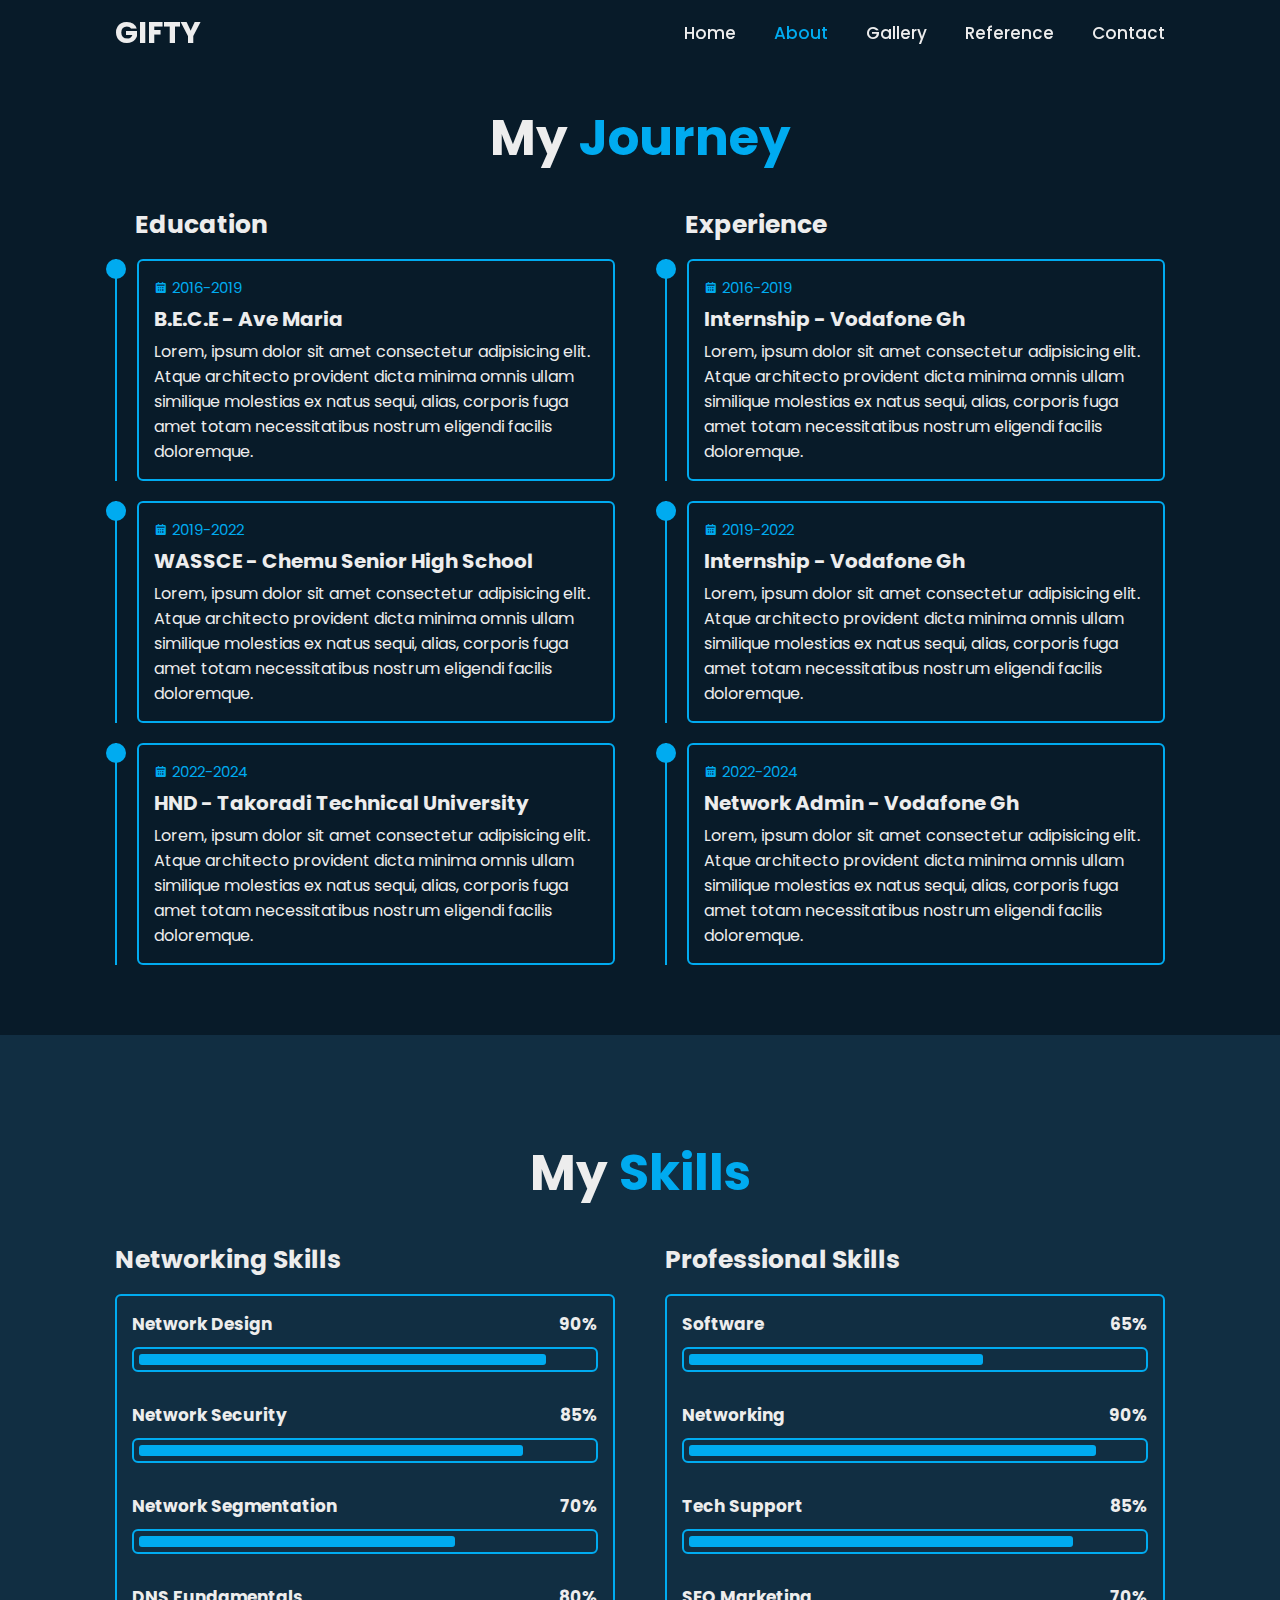
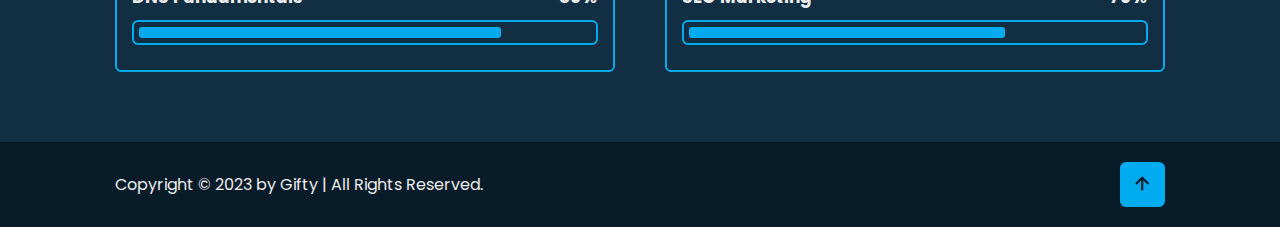
<file: about.html>
<!DOCTYPE html>
<html lang="en">
<head>
    <meta charset="UTF-8">
    <meta name="viewport" content="width=device-width, initial-scale=1.0">
    <title>About Me</title>
    <link rel="stylesheet" href="style.css">
    <link href='https://unpkg.com/boxicons@2.1.4/css/boxicons.min.css' rel='stylesheet'>
</head>
<body>
    <header class="header">
        <a href="index.html" class="logo">Gifty</a>

        <div class="bx bx-menu" id="menu-icon"></div>

        <nav class="navbar">
            <a href="index.html">Home</a>
            <a href="about.html" class="active">About</a>
            <a href="gallery.html">Gallery</a>
            <a href="reference.html">Reference</a>
            <a href="contact.html">Contact</a>

            <span class="active-nav"></span>
        </nav>
    </header>

    <section class="education">
        <h2 class="heading">My <span>Journey</span></h2>

        <div class="education-row">
            <div class="education-column">
                <h3 class="title">Education</h3>

                <div class="education-box">
                    <div class="education-content">
                        <div class="content">
                            <div class="year"><i class="bx bxs-calendar"></i>2016-2019</div>
                            <h3>B.E.C.E - Ave Maria</h3>
                            <p>
                                Lorem, ipsum dolor sit amet consectetur adipisicing elit. 
                                Atque architecto provident dicta minima omnis ullam similique 
                                molestias ex natus sequi, alias, corporis fuga amet totam 
                                necessitatibus nostrum eligendi facilis doloremque.
                            </p>
                        </div>
                    </div>
                </div>

                <div class="education-box">
                    <div class="education-content">
                        <div class="content">
                            <div class="year"><i class="bx bxs-calendar"></i>2019-2022</div>
                            <h3>WASSCE - Chemu Senior High School</h3>
                            <p>
                                Lorem, ipsum dolor sit amet consectetur adipisicing elit. 
                                Atque architecto provident dicta minima omnis ullam similique 
                                molestias ex natus sequi, alias, corporis fuga amet totam 
                                necessitatibus nostrum eligendi facilis doloremque.
                            </p>
                        </div>
                    </div>
                </div>

                <div class="education-box">
                    <div class="education-content">
                        <div class="content">
                            <div class="year"><i class="bx bxs-calendar"></i>2022-2024</div>
                            <h3>HND - Takoradi Technical University</h3>
                            <p>
                                Lorem, ipsum dolor sit amet consectetur adipisicing elit. 
                                Atque architecto provident dicta minima omnis ullam similique 
                                molestias ex natus sequi, alias, corporis fuga amet totam 
                                necessitatibus nostrum eligendi facilis doloremque.
                            </p>
                        </div>
                    </div>
                </div>
            </div>

            <div class="education-column">
                <h3 class="title">Experience</h3>

                <div class="education-box">
                    <div class="education-content">
                        <div class="content">
                            <div class="year"><i class="bx bxs-calendar"></i>2016-2019</div>
                            <h3>Internship - Vodafone Gh</h3>
                            <p>
                                Lorem, ipsum dolor sit amet consectetur adipisicing elit. 
                                Atque architecto provident dicta minima omnis ullam similique 
                                molestias ex natus sequi, alias, corporis fuga amet totam 
                                necessitatibus nostrum eligendi facilis doloremque.
                            </p>
                        </div>
                    </div>
                </div>

                <div class="education-box">
                    <div class="education-content">
                        <div class="content">
                            <div class="year"><i class="bx bxs-calendar"></i>2019-2022</div>
                            <h3>Internship - Vodafone Gh</h3>
                            <p>
                                Lorem, ipsum dolor sit amet consectetur adipisicing elit. 
                                Atque architecto provident dicta minima omnis ullam similique 
                                molestias ex natus sequi, alias, corporis fuga amet totam 
                                necessitatibus nostrum eligendi facilis doloremque.
                            </p>
                        </div>
                    </div>
                </div>

                <div class="education-box">
                    <div class="education-content">
                        <div class="content">
                            <div class="year"><i class="bx bxs-calendar"></i>2022-2024</div>
                            <h3>Network Admin - Vodafone Gh</h3>
                            <p>
                                Lorem, ipsum dolor sit amet consectetur adipisicing elit. 
                                Atque architecto provident dicta minima omnis ullam similique 
                                molestias ex natus sequi, alias, corporis fuga amet totam 
                                necessitatibus nostrum eligendi facilis doloremque.
                            </p>
                        </div>
                    </div>
                </div>

            </div>
        </div>
    </section>

    <section class="skills">
        <h2 class="heading">My <span>Skills</span></h2>

        <div class="skills-row">
            <div class="skills-column">
                <h3 class="title">Networking Skills</h3>

                <div class="skills-box">
                    <div class="skills-content">
                        <div class="progress">
                            <h3>Network Design <span>90%</span></h3>
                            <div class="bar"><span></span></div>
                        </div>

                        <div class="progress">
                            <h3>Network Security <span>85%</span></h3>
                            <div class="bar"><span></span></div>
                        </div>

                        <div class="progress">
                            <h3>Network Segmentation <span>70%</span></h3>
                            <div class="bar"><span></span></div>
                        </div>

                        <div class="progress">
                            <h3>DNS Fundamentals <span>80%</span></h3>
                            <div class="bar"><span></span></div>
                        </div>
                    </div>
                </div>
            </div>

            <div class="skills-column">
                <h3 class="title">Professional Skills</h3>

                <div class="skills-box">
                    <div class="skills-content">
                        <div class="progress">
                            <h3>Software<span>65%</span></h3>
                            <div class="bar"><span></span></div>
                        </div>

                        <div class="progress">
                            <h3>Networking<span>90%</span></h3>
                            <div class="bar"><span></span></div>
                        </div>

                        <div class="progress">
                            <h3>Tech Support<span>85%</span></h3>
                            <div class="bar"><span></span></div>
                        </div>

                        <div class="progress">
                            <h3>SEO Marketing<span>70%</span></h3>
                            <div class="bar"><span></span></div>
                        </div>
                    </div>
                </div>
            </div>

        </div>
    </section>

    <footer class="footer default">
        <div class="footer-text">
            <p>Copyright &copy; 2023 by Gifty | All Rights Reserved.</p>
        </div>

        <div class="footer-iconTop">
            <a href="#"><i class="bx bx-up-arrow-alt"></i></a>
        </div>
    </footer>


    <script src="index.js"></script>
</body>
</html>
</file>
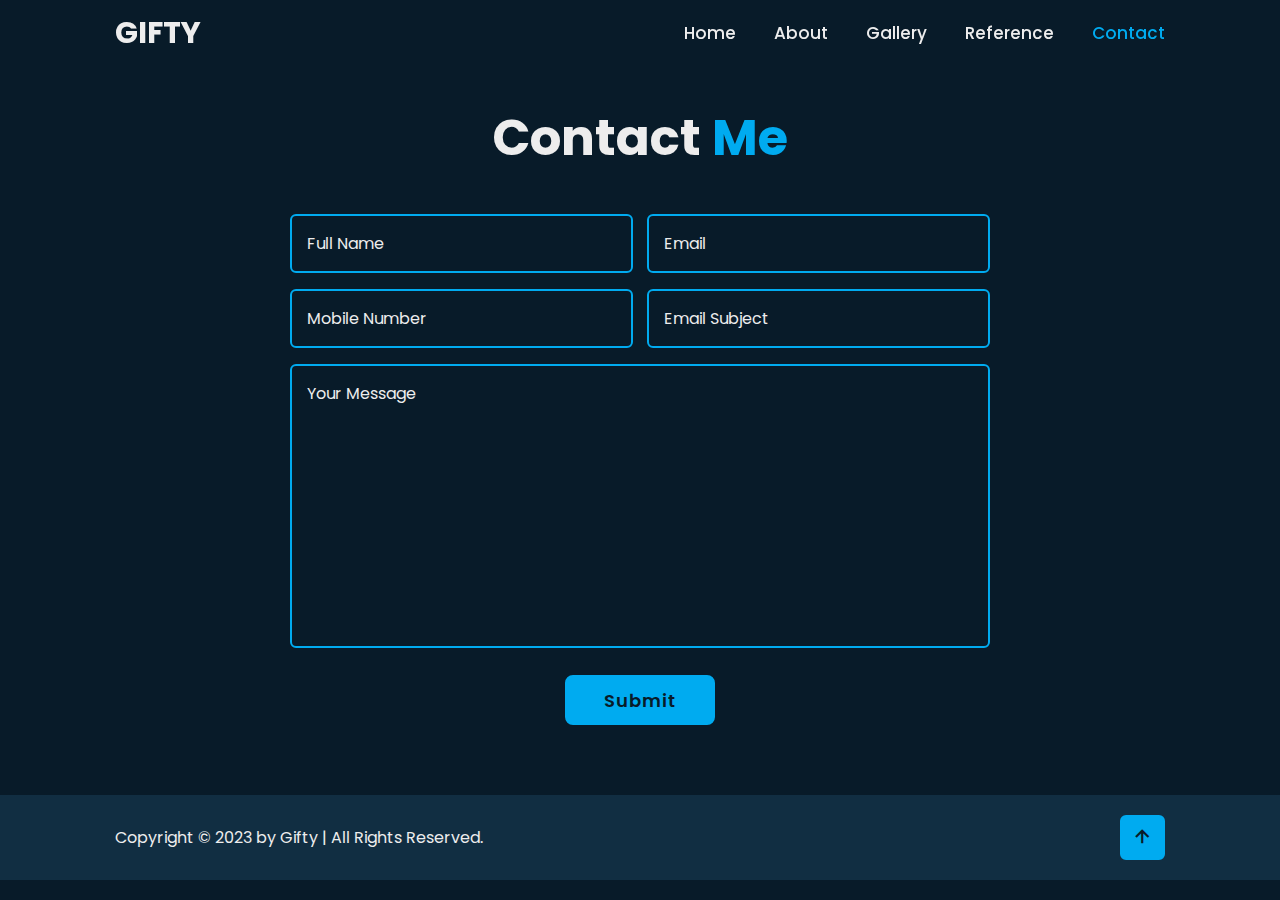
<file: contact.html>
<!DOCTYPE html>
<html lang="en">
<head>
    <meta charset="UTF-8">
    <meta name="viewport" content="width=device-width, initial-scale=1.0">
    <title>Contact</title>
    <link rel="stylesheet" href="style.css">
    <link href='https://unpkg.com/boxicons@2.1.4/css/boxicons.min.css' rel='stylesheet'>
</head>
<body>
    <header class="header">
        <a href="index.html" class="logo">Gifty</a>

        <div class="bx bx-menu" id="menu-icon"></div>

        <nav class="navbar">
            <a href="index.html">Home</a>
            <a href="about.html">About</a>
            <a href="gallery.html">Gallery</a>
            <a href="reference.html">Reference</a>
            <a href="contact.html" class="active">Contact</a>

            <span class="active-nav"></span>
        </nav>
    </header>

    <section class="contact" id="contact">
        <h2 class="heading">Contact <span>Me</span></h2>

        <form action="#">
            <div class="input-box">
                <div class="input-field">
                    <input type="text" placeholder="Full Name" required>
                    <span class="focus"></span>
                </div>
                <div class="input-field">
                    <input type="email" placeholder="Email" required>
                    <span class="focus"></span>
                </div>
            </div>

            <div class="input-box">
                <div class="input-field">
                    <input type="number" placeholder="Mobile Number" required>
                    <span class="focus"></span>
                </div>
                <div class="input-field">
                    <input type="text" placeholder="Email Subject" required>
                    <span class="focus"></span>
                </div>
            </div>

            <div class="textarea-field">
                <textarea name="" id="" cols="30" rows="10" placeholder="Your Message" required></textarea>
                <span class="focus"></span>
            </div>

            <div class="btn-box btns">
                <button type="submit" class="btn">Submit</button>
            </div>
        </form>
    </section>

    <footer class="footer contact-footer">
        <div class="footer-text">
            <p>Copyright &copy; 2023 by Gifty | All Rights Reserved.</p>
        </div>

        <div class="footer-iconTop">
            <a href="#"><i class="bx bx-up-arrow-alt"></i></a>
        </div>
    </footer>


    <script src="index.js"></script>
</body>
</html>
</file>
<file: style.css>
@import url('https://fonts.googleapis.com/css2?family=Poppins:wght@400;500;600;700;800&display=swap');

html {
    font-size: 62.5%;
}

* {
    box-sizing: border-box;
    padding: 0;
    margin: 0;
    scroll-behavior: smooth;
    font-family: 'Poppins', sans-serif;
}

:root {
    --bg-color: #081b29;
    --second-bg-color: #112e42;
    --text-color: #ededed;
    --main-color: #00abf0;
}

body {
    overflow-x: hidden;
    background: var(--bg-color);
    color: var(--text-color);
}

img {
    max-width: 100%;
    height: auto;
    display: block;
}

a {
    text-decoration: none;
}

.header {
    position: fixed;
    top: 0;
    left: 0;
    width: 100%;
    padding: 1rem 9%;
    background: transparent;
    display: flex;
    justify-content: space-between;
    align-items: center;
    z-index: 100;
    transition: .3s;
}

.header.sticky {
    background: var(--bg-color);
}

.logo {
    font-size: 3rem;
    color: var(--text-color);
    font-weight: 700;
    text-transform: uppercase;
}

.navbar a {
    font-size: 1.7rem;
    color: var(--text-color);
    font-weight: 500;
    margin-left: 3.5rem;
    transition: .3s;
}

.navbar a:hover,
.navbar a.active {
    color: var(--main-color);
}

#menu-icon {
    font-size: 3.6rem;
    color: var(--text-color);
    cursor: pointer;
    display: none;
}

section {
    min-height: 100vh;
    padding: 10rem 9% 2rem;
}

.home {
    display: flex;
    align-items: center;
    padding: 0 9%;
}

.home-content {
    max-width: 65rem;
}

.home-content h1,
.home-content h1 span {
    font-size: 5.6rem;
    font-weight: 700;
    line-height: 1.3;
}

.home-content h1 span {
    color: var(--text-color);
}

.home-content .text-animate {
    position: relative;
    width: 32.8rem;
}

.home-content .text-animate h3 {
    font-size: 3.2rem;
    font-weight: 700;
    color: transparent;
    -webkit-text-stroke: .7px var(--main-color);
    background-image: linear-gradient(var(--main-color), var(--main-color));
    background-repeat: no-repeat;
    -webkit-background-clip: text;
    background-position: -33rem 0;
    animation: homeBgText 6s linear infinite;
    animation-delay: 2s;
}

.home-content .text-animate h3::before {
    content: '';
    position: absolute;
    top: 0;
    left: 0;
    width: 0;
    height: 100%;
    border-right: 2px solid var(--main-color);
    z-index: -1;
    animation: homeCursorText 6s linear infinite;
    animation-delay: 2s;
}

.home-content p {
    font-size: 1.6rem;
    margin: 2rem 0 4rem;
}

.btn-box {
    position: relative;
    display: flex;
    justify-content: space-between;
    width: 34.5rem;
    height: 5rem;
}

.btn-box .btn {
    position: relative;
    display: inline-flex;
    justify-content: center;
    align-items: center;
    width: 15rem;
    height: 100%;
    background: var(--main-color);
    border: .2rem solid var(--main-color);
    border-radius: .8rem;
    font-size: 1.8rem;
    font-weight: 600;
    letter-spacing: .1rem;
    color: var(--bg-color);
    z-index: 1;
    overflow: hidden;
    transition: .5s;
}

.btn-box .btn:hover {
    color: var(--main-color);
}

.btn-box .btn:nth-child(2) {
    background: transparent;
    color: var(--main-color);
}

.btn-box .btn:nth-child(2):hover {
    color: var(--bg-color);
}

.btn-box .btn:nth-child(2)::before {
    background: var(--main-color);
}

.btn-box .btn::before {
    content: '';
    position: absolute;
    top: 0;
    left: 0;
    width: 0;
    height: 100%;
    background: var(--bg-color);
    z-index: -1;
    transition: .5s;
}

.btn-box .btn:hover::before {
    width: 100%;
}

.home-socials {
    position: absolute;
    bottom: 4rem;
    width: 200px;
    display: flex;
    justify-content: space-between;
}

.home-socials a {
    position: relative;
    display: inline-flex;
    justify-content: center;
    align-items: center;
    width: 40px;
    height: 40px;
    background: transparent;
    border: .2rem solid var(--main-color);
    border-radius: 50%;
    font-size: 20px;
    color: var(--main-color);
    z-index: 1;
    overflow: hidden;
    transition: .5s;
}

.home-socials a:hover {
    color: var(--bg-color);
}

.home-socials a::before {
    content: '';
    position: absolute;
    top: 0;
    left: 0;
    width: 0;
    height: 100%;
    background: var(--main-color);
    z-index: -1;
    transition: .5s;
}

.home-socials a:hover::before {
    width: 100%;
}

.about {
    display: flex;
    justify-content: center;
    align-items: center;
    flex-direction: column;
    gap: 2rem;
    background: var(--second-bg-color);
    padding-bottom: 6rem;
}

.heading, .heading span {
    font-size: 5rem;
    margin-bottom: 3rem;
    text-align: center;
}

span {
    color: var(--main-color);
}

.about-img {
    position: relative;
    width: 25rem;
    height: 25rem;
    border-radius: 50%;
    display: flex;
    justify-content: center;
    align-items: center;
}

.about-img img {
    width: 90%;
    height: 90%;
    border-radius: 50%;
    border: .2rem solid var(--main-color);
}

.about-img .circle-spin {
    position: absolute;
    top: 50%;
    left: 50%;
    transform: translate(-50%, -50%) rotate(0);
    width: 100%;
    height: 100%;
    border-radius: 50%;
    border-top: .2rem solid var(--bg-color);
    border-bottom: .2rem solid var(--bg-color);
    border-left: .2rem solid var(--main-color);
    border-right: .2rem solid var(--main-color);
    animation: aboutSpinner 8s linear infinite;
}

.about-content {
    text-align: center;
}

.about-content h3 {
    font-size: 2.6rem;
}

.about-content p {
    font-size: 1.6rem;
    margin: 2rem 0 3rem;
}

.btn-box.btns {
    display: inline-block;
    width: 15rem;
}

.btn-box.btns a::before {
    background: var(--second-bg-color);
}

.education {
    display: flex;
    justify-content: center;
    align-items: center;
    flex-direction: column;
    min-height: auto;
    padding-bottom: 5rem;
}

.education .education-row {
    display: flex;
    flex-wrap: wrap;
    gap: 5rem;
}

.education-row .education-column {
    flex: 1 1 40rem;
}

.education-column .title {
    font-size: 2.5rem;
    margin: 0 0 1.5rem 2rem;
}

.education-column .education-box {
    border-left: .2rem solid var(--main-color);
}

.education-box .education-content {
    position: relative;
    padding-left: 2rem;
}

.education-box .education-content::before {
    content: '';
    position: absolute;
    top: 0;
    left: -1.1rem;
    width: 2rem;
    height: 2rem;
    background: var(--main-color);
    border-radius: 50%;
}

.education-content .content {
    position: relative;
    padding: 1.5rem;
    border: .2rem solid var(--main-color);
    border-radius: .6rem;
    margin-bottom: 2rem;
    overflow: hidden;
}

.education-content .content::before {
    content: '';
    position: absolute;
    top: 0;
    left: 0;
    width: 0; 
    height: 100%;
    background: var(--second-bg-color);
    z-index: -1;
    transition: .5rem;
}

.education-content .content:hover:before {
    width: 100%;
}

.education-content .content .year {
    font-size: 1.5rem;
    color: var(--main-color);
    padding-bottom: .5rem;
}

.education-content .content .year i {
    padding-right: .5rem;
    font-size: 1.3rem;   
}

.education-content .content h3 {
    font-size: 2rem;
}

.education-content .content p {
    font-size: 1.6rem;
    padding-top: .5rem;
}

.skills {
    min-height: auto;
    padding-bottom: 7rem;
    background: var(--second-bg-color);
}

.skills .skills-row {
    display: flex;
    flex-wrap: wrap;
    gap: 5rem;
}

.skills-row .skills-column {
    flex: 1 1 40rem;
}

.skills-column .title {
    font-size: 2.5rem;
    margin: 0 0 1.5rem;
}

.skills-box .skills-content {
    position: relative;
    border: .2rem solid var(--main-color);
    border-radius: .6rem;
    padding: .5rem 1.5rem;
    overflow: hidden;
    z-index: 1;
}

.skills-box .skills-content::before {
    content: '';
    position: absolute;
    top: 0;
    left: 0;
    width: 0;
    height: 100%;
    background: var(--bg-color);
    z-index: -1;
    transition: .5s;
}

.skills-box .skills-content:hover:before {
    width: 100%;
}

.skills-content .progress {
    padding: 1rem 0;   
}

.skills-content .progress h3 {
    font-size: 1.7rem;
    display: flex;
    justify-content: space-between;
}

.skills-content .progress h3 span {
    color: var(--text-color);
}

.skills-content .progress .bar {
    height: 2.5rem;
    border: .2rem solid var(--main-color);
    border-radius: .6rem;
    padding: .5rem;
    margin: 1rem 0;
}

.skills-content .progress .bar span {
    display: block;
    height: 100%;
    border-radius: .3rem;
    background: var(--main-color);
}

.skills-column:nth-child(1) .skills-content .progress:nth-child(1) .bar span {
    width: 90%;
}

.skills-column:nth-child(1) .skills-content .progress:nth-child(2) .bar span {
    width: 85%;
}

.skills-column:nth-child(1) .skills-content .progress:nth-child(3) .bar span {
    width: 70%;
}

.skills-column:nth-child(1) .skills-content .progress:nth-child(4) .bar span {
    width: 80%;
}

.skills-column:nth-child(2) .skills-content .progress:nth-child(1) .bar span {
    width: 65%;
}

.skills-column:nth-child(2) .skills-content .progress:nth-child(2) .bar span {
    width: 90%;
}

.skills-column:nth-child(2) .skills-content .progress:nth-child(3) .bar span {
    width: 85%;
}

.skills-column:nth-child(2) .skills-content .progress:nth-child(4) .bar span {
    width: 70%;
}

.contact {
    min-height: auto;
    padding-bottom: 7rem;
}

.contact form {
    max-width: 70rem;
    margin: 0 auto;
    text-align: center;
}

.contact form .input-box {
    position: relative;
    display: flex;
    justify-content: space-between;
    flex-wrap: wrap;
}

.contact form .input-box .input-field {
    position: relative;
    width: 49%;
    margin: .8rem 0;
}

.contact form .input-box .input-field input,
.contact form .textarea-field textarea {
    width: 100%;
    height: 100%;
    padding: 1.5rem;
    font-size: 1.6rem;
    color: var(--text-color);
    background: transparent;
    border-radius: .6rem;
    border: .2rem solid var(--main-color);
}

.contact form .input-box .input-field input::placeholder,
.contact form .textarea-field textarea::placeholder {
    color: var(--text-color);
}

.contact form .focus {
    position: absolute;
    top: 0;
    left: 0;
    width: 0;
    height: 100%;
    background: var(--second-bg-color);
    border-radius: .6rem;
    z-index: -1;
    transition: .5s;
}

.contact form .input-box .input-field input:focus~.focus,
.contact form .input-box .input-field input:valid~.focus,
.contact form .textarea-field textarea:focus~.focus,
.contact form .textarea-field textarea:valid~.focus {
    width: 100%;
}

.contact form .textarea-field {
    position: relative;
    margin: .8rem 0 2.7rem;
    display: flex;
}

.contact form .textarea-field textarea {
    resize: none;
}

.contact form .btn-box.btns .btn {
    cursor: pointer;
}

.footer {
    display: flex;
    justify-content: space-between;
    align-items: center;
    flex-wrap: wrap;
    padding: 2rem 9%;
    background: var(--second-bg-color);
}

.default {
    background: var(--bg-color);
}

.footer-text p {
    font-size: 1.6rem;
}

.footer-iconTop a {
    position: relative;
    display: inline-flex;
    justify-content: center;
    align-items: center;
    padding: .8rem;
    background: var(--main-color);
    border: .2rem solid var(--main-color);
    border-radius: .6rem;
    z-index: 1;
    overflow: hidden;
}

.footer-iconTop a::before {
    content: '';
    position: absolute;
    top: 0;
    left: 0;
    width: 0;
    height: 100%;
    background: var(--second-bg-color);
    z-index: -1;
    transition: .5s;
}

.footer-iconTop a:hover:before {
    width: 100%;
}

.footer-iconTop a i {
    font-size: 2.5rem;
    color: var(--bg-color);
    transition: .5s;
}

.footer-iconTop a:hover i {
    color: var(--main-color);
}

@media (max-width: 1200px) {
    html {
        font-size: 55%;
    }
}

@media (max-width: 991px) {
    .header {
        padding: 1rem 4%;
    }

    section {
        padding: 10rem 4% 2rem;
    }

    .home {
        padding: 0 4%;
    }

    .footer {
        padding: 2rem 4%;
    }
}

@media (max-width: 768px) {
    .header {
        background: var(--bg-color);
    }

    #menu-icon {
        display: block;
    }

    .navbar {
        position: absolute;
        top: 100%;
        left: -100%;
        width: 100%;
        padding: 1rem 4%;
        background: var(--main-color);
        box-shadow: 0 .5rem 1rem rgba(0, 0, 0, -2);
        z-index: 1;
        transition: .25s ease;
        transition-delay: .25s;
    }

    .navbar.active {
        left: 0;
        transition-delay: 0s;
    }

    .navbar .active-nav {
        position: absolute;
        top: 0;
        left: -100%;
        width: 100%;
        height: 100%;
        background: var(--bg-color);
        border-top: .1rem solid rgba(0, 0, 0, -2);
        z-index: -1;
        transition: .25s ease;
        transition-delay: 0s;
    }

    .navbar.active .active-nav {
        left: 0;
        transition-delay: .25s;
    }

    .navbar a {
        display: block;
        font-size: 2rem;
        margin: 3rem 0;
        transform: translateX(-20rem);
        transition: .25s ease;
        transition-delay: 0s;
    }

    .navbar.active a {
        transform: translateX(0);
        transition-delay: .25s;
    }
}

@media (max-width: 520px) {
    html {
        font-size: 50%;
    }

    .home-content h1 {
        display: flex;
        flex-direction: column;
    }
}

@media (max-width: 462px) {
    .home-content h1 {
        font-size: 5.2rem;
    }

    .education {
        padding: 10rem 4% 5rem 5%;
    }

    .contact form .input-box .input-field {
        width: 100%;
    }

    .footer {
        flex-direction: column-reverse;
    }

    .footer p {
        margin-top: 2rem;
        align-items: center;
    }
}

@media (max-width: 371px) {
    .home {
        justify-content: center;
    }

    .home-content {
        display: flex;
        align-items: center;
        flex-direction: column;
        text-align: center;
    }

    .home-content h1 {
        font-size: 5rem;
    }

    .contact {
        padding-bottom: 21.5rem;
    }
}

@media (max-width: 320px) {
    .home {
        padding: 10rem 9% 15rem;
    }

    .btn-box {
        width: 100%;
    }

    .home-socials {
        bottom: -8rem;
    }

    .footer {
        text-align: center;
    }
}

@keyframes homeBgText {
    0%,
    10%,
    100% {
        background-position: -33rem 0;
    }

    65%,
    85% {
        background-position: 0 0;
    }
}

@keyframes homeCursorText {
    0%,
    10%,
    100% {
        width: 0;
    }

    65%,
    78%,
    85% {
        width: 100%;
        opacity: 1;
    }

    75%,
    81% {
        opacity: 0;
    }
} 

@keyframes aboutSpinner {
    100% {
        transform: translate(-50%, -50%) rotate(360deg);
    }
}
</file>
